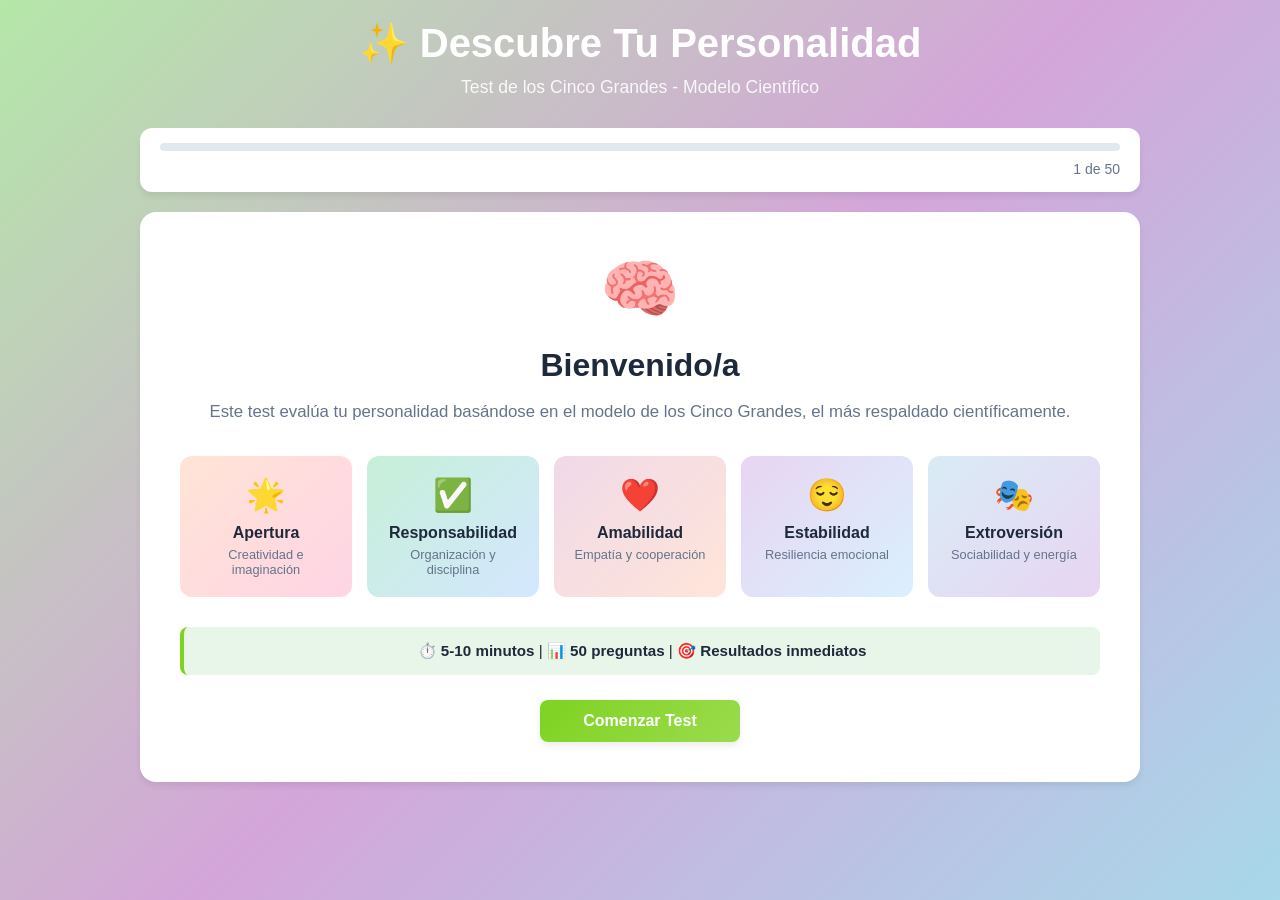
<file: index.html>
<!DOCTYPE html>
<html lang="es">
<head>
    <meta charset="UTF-8">
    <meta name="viewport" content="width=device-width, initial-scale=1.0">
    <title>Test de Personalidad - Los Cinco Grandes</title>
    <link rel="stylesheet" href="styles.css">
</head>
<body>
    <div class="container">
        <!-- Header -->
        <header class="header">
            <h1>✨ Descubre Tu Personalidad</h1>
            <p class="subtitle">Test de los Cinco Grandes - Modelo Científico</p>
        </header>

        <!-- Progress Bar -->
        <div class="progress-container">
            <div class="progress-bar" id="progressBar"></div>
            <p class="progress-text"><span id="currentQuestion">1</span> de <span id="totalQuestions">50</span></p>
        </div>

        <!-- Main Content -->
        <main class="main-content">
            <!-- Start Screen -->
            <section id="startScreen" class="screen active">
                <div class="start-content">
                    <div class="welcome-icon">🧠</div>
                    <h2>Bienvenido/a</h2>
                    <p>Este test evalúa tu personalidad basándose en el modelo de los Cinco Grandes, el más respaldado científicamente.</p>

                    <div class="info-cards">
                        <div class="info-card">
                            <span class="icon">🌟</span>
                            <h3>Apertura</h3>
                            <p>Creatividad e imaginación</p>
                        </div>
                        <div class="info-card">
                            <span class="icon">✅</span>
                            <h3>Responsabilidad</h3>
                            <p>Organización y disciplina</p>
                        </div>
                        <div class="info-card">
                            <span class="icon">❤️</span>
                            <h3>Amabilidad</h3>
                            <p>Empatía y cooperación</p>
                        </div>
                        <div class="info-card">
                            <span class="icon">😌</span>
                            <h3>Estabilidad</h3>
                            <p>Resiliencia emocional</p>
                        </div>
                        <div class="info-card">
                            <span class="icon">🎭</span>
                            <h3>Extroversión</h3>
                            <p>Sociabilidad y energía</p>
                        </div>
                    </div>

                    <div class="start-info">
                        <p>⏱️ <strong>5-10 minutos</strong> | 📊 <strong>50 preguntas</strong> | 🎯 <strong>Resultados inmediatos</strong></p>
                    </div>

                    <button class="btn btn-primary" onclick="startTest()">Comenzar Test</button>
                </div>
            </section>

            <!-- Questions Screen -->
            <section id="questionsScreen" class="screen">
                <div class="question-container">
                    <h2 id="questionText"></h2>
                    <div class="scale-container">
                        <div class="scale-labels">
                            <span>Muy en desacuerdo</span>
                            <span>Muy de acuerdo</span>
                        </div>
                        <div class="scale-buttons" id="scaleButtons"></div>
                    </div>
                </div>
            </section>

            <!-- Results Screen -->
            <section id="resultsScreen" class="screen">
                <div class="results-content">
                    <h2>Tu Perfil de Personalidad</h2>

                    <div class="personality-type" id="personalityType"></div>

                    <div class="radar-container">
                        <canvas id="radarChart"></canvas>
                    </div>

                    <div class="traits-container" id="traitsContainer"></div>

                    <div class="description-container" id="descriptionContainer"></div>

                    <div class="action-buttons">
                        <button class="btn btn-secondary" onclick="downloadResults()">📥 Descargar Resultados</button>
                        <button class="btn btn-primary" onclick="restartTest()">🔄 Hacer Otro Test</button>
                    </div>
                </div>
            </section>
        </main>
    </div>

    <script src="test.js"></script>
</body>
</html>
</file>
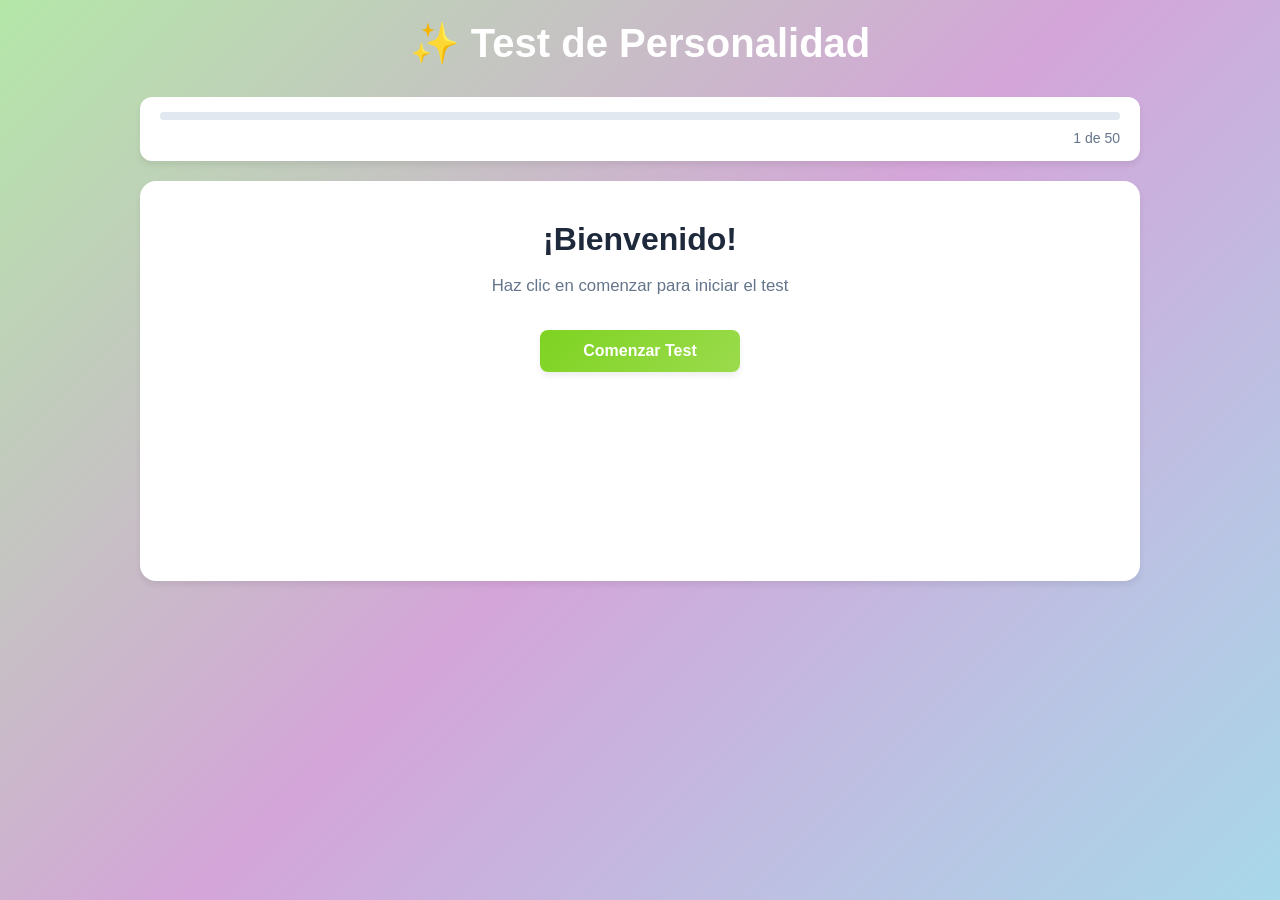
<file: debug.html>
<!DOCTYPE html>
<html lang="es">
<head>
    <meta charset="UTF-8">
    <meta name="viewport" content="width=device-width, initial-scale=1.0">
    <title>Test Rápido</title>
    <link rel="stylesheet" href="styles.css">
</head>
<body>
    <div class="container">
        <header class="header">
            <h1>✨ Test de Personalidad</h1>
        </header>

        <div class="progress-container">
            <div class="progress-bar"></div>
            <p class="progress-text"><span id="currentQuestion">1</span> de <span id="totalQuestions">50</span></p>
        </div>

        <main class="main-content">
            <section id="startScreen" class="screen active">
                <div class="start-content">
                    <h2>¡Bienvenido!</h2>
                    <p>Haz clic en comenzar para iniciar el test</p>
                    <button class="btn btn-primary" onclick="startTest()">Comenzar Test</button>
                </div>
            </section>

            <section id="questionsScreen" class="screen">
                <div class="question-container">
                    <h2 id="questionText"></h2>
                    <div class="scale-container">
                        <div class="scale-labels">
                            <span>Muy en desacuerdo</span>
                            <span>Muy de acuerdo</span>
                        </div>
                        <div class="scale-buttons" id="scaleButtons"></div>
                    </div>
                </div>
            </section>

            <section id="resultsScreen" class="screen">
                <div class="results-content">
                    <h2>Resultados</h2>
                    <div class="personality-type">
                        <h3>Tu Tipo de Personalidad</h3>
                        <div class="type-name" id="personalityName"></div>
                        <div class="type-description" id="personalityDesc"></div>
                    </div>
                    <div class="traits-container" id="traitsContainer"></div>
                    <div class="description-container" id="descriptionContainer"></div>
                    <div class="action-buttons">
                        <button class="btn btn-secondary" onclick="downloadResults()">📥 Descargar</button>
                        <button class="btn btn-primary" onclick="restartTest()">🔄 Reiniciar</button>
                    </div>
                </div>
            </section>
        </main>
    </div>

    <script src="test.js"></script>
    <script>
        // Debug
        console.log("HTML página de prueba cargada");
        console.log("Número de preguntas:", questions ? questions.length : "no definidas");
    </script>
</body>
</html>
</file>
<file: styles.css>
* { margin: 0; padding: 0; box-sizing: border-box; }
:root { --primary: #7ED321; --primary-dark: #6BA81F; --secondary: #FFB6D9; --bg: #f8fafc; --bg-light: #fff; --text: #1e293b; --text-light: #64748b; --border: #e2e8f0; }
body { font-family: -apple-system, BlinkMacSystemFont, 'Segoe UI', Roboto, sans-serif; background: linear-gradient(135deg, #B4E7A8 0%, #D4A5D9 50%, #A8D8EA 100%); min-height: 100vh; padding: 20px; color: var(--text); }
.container { max-width: 1000px; margin: 0 auto; }
.header { text-align: center; color: white; margin-bottom: 30px; }
.header h1 { font-size: 2.5rem; margin-bottom: 10px; font-weight: 700; }
.header .subtitle { font-size: 1.1rem; opacity: 0.9; }
.progress-container { background: var(--bg-light); border-radius: 12px; padding: 15px 20px; margin-bottom: 20px; box-shadow: 0 4px 6px rgba(0,0,0,.07); }
.progress-bar { height: 8px; background: var(--border); border-radius: 10px; overflow: hidden; margin-bottom: 10px; transition: background 0.3s ease; }
.progress-text { font-size: 0.875rem; color: var(--text-light); text-align: right; font-weight: 500; }
.main-content { background: var(--bg-light); border-radius: 16px; padding: 40px; box-shadow: 0 4px 6px rgba(0,0,0,.07); min-height: 400px; }
.screen { display: none; }
.screen.active { display: block; }
.start-content { text-align: center; }
.welcome-icon { font-size: 4rem; margin-bottom: 20px; animation: bounce 2s infinite; }
@keyframes bounce { 0%, 100% { transform: translateY(0); } 50% { transform: translateY(-10px); } }
.start-content h2 { font-size: 2rem; margin-bottom: 15px; }
.start-content > p { font-size: 1.05rem; color: var(--text-light); margin-bottom: 30px; line-height: 1.6; }
.info-cards { display: grid; grid-template-columns: repeat(auto-fit, minmax(150px, 1fr)); gap: 15px; margin-bottom: 30px; }
.info-card { padding: 20px; border-radius: 12px; transition: transform 0.3s; }
.info-card:nth-child(1) { background: linear-gradient(135deg, #FFE4D6, #FFD4E5); }
.info-card:nth-child(2) { background: linear-gradient(135deg, #C6F0D8, #D4E7FF); }
.info-card:nth-child(3) { background: linear-gradient(135deg, #F0D9E8, #FFE5D9); }
.info-card:nth-child(4) { background: linear-gradient(135deg, #E8D5F2, #D9F0FF); }
.info-card:nth-child(5) { background: linear-gradient(135deg, #D9EBF5, #E8D5F2); }
.info-card:hover { transform: translateY(-5px); }
.info-card .icon { font-size: 2rem; display: block; margin-bottom: 10px; }
.info-card h3 { font-size: 1rem; margin-bottom: 5px; }
.info-card p { font-size: 0.8rem; color: var(--text-light); }
.start-info { background: #E8F5E9; border-left: 4px solid #7ED321; padding: 15px 20px; border-radius: 8px; margin-bottom: 25px; font-size: 0.95rem; }
.btn { padding: 12px 30px; border: none; border-radius: 8px; font-size: 1rem; font-weight: 600; cursor: pointer; transition: all 0.3s; box-shadow: 0 4px 6px rgba(0,0,0,.07); }
.btn-primary { background: linear-gradient(135deg, #7ED321, #9BDB4D); color: white; min-width: 200px; }
.btn-primary:hover { transform: translateY(-2px); }
.btn-secondary { background: var(--border); color: var(--text); margin-right: 10px; }
.btn-secondary:hover { background: var(--text-light); color: white; }
.action-buttons { margin-top: 30px; display: flex; justify-content: center; gap: 10px; flex-wrap: wrap; }
#questionText { font-size: 1.4rem; margin-bottom: 30px; color: var(--text); line-height: 1.6; }
.scale-container { margin-top: 30px; }
.scale-labels { display: flex; justify-content: space-between; margin-bottom: 20px; font-size: 0.9rem; color: var(--text-light); font-weight: 500; }
.scale-buttons { display: grid; grid-template-columns: repeat(5, 1fr); gap: 10px; }
.scale-button { padding: 15px; border: 2px solid var(--border); background: white; border-radius: 10px; cursor: pointer; font-weight: 600; font-size: 1.1rem; transition: all 0.2s; }
.scale-button:hover { border-color: #7ED321; transform: translateY(-3px); }
.scale-button:nth-child(1) { color: #ef4444; }
.scale-button:nth-child(2) { color: #f97316; }
.scale-button:nth-child(3) { color: #f59e0b; }
.scale-button:nth-child(4) { color: #84cc16; }
.scale-button:nth-child(5) { color: #10b981; }
.scale-button.selected { border-color: #7ED321; background: linear-gradient(135deg, #7ED321, #9BDB4D); color: white; }
.results-content { animation: fadeIn 0.5s; }
.results-content h2 { font-size: 2rem; text-align: center; margin-bottom: 30px; }
.personality-type { text-align: center; background: linear-gradient(135deg, #7ED321, #FFB6D9); color: white; padding: 30px; border-radius: 14px; margin-bottom: 30px; box-shadow: 0 4px 6px rgba(0,0,0,.07); }
.personality-type h3 { font-size: 1.2rem; margin-bottom: 10px; opacity: 0.9; }
.personality-type .type-name { font-size: 2.2rem; font-weight: 700; margin-bottom: 10px; }
.personality-type .type-description { font-size: 1rem; line-height: 1.6; opacity: 0.95; }
.radar-container { display: flex; justify-content: center; margin-bottom: 40px; }
canvas { max-width: 400px; width: 100%; height: auto; }
.traits-container { display: grid; grid-template-columns: repeat(auto-fit, minmax(200px, 1fr)); gap: 20px; margin-bottom: 30px; }
.trait-card { background: var(--bg); padding: 20px; border-radius: 12px; border-left: 4px solid #7ED321; }
.trait-card:nth-child(1) { border-left-color: #FFB6D9; }
.trait-card:nth-child(2) { border-left-color: #7ED321; }
.trait-card:nth-child(3) { border-left-color: #A8D8EA; }
.trait-card:nth-child(4) { border-left-color: #D4A5D9; }
.trait-card:nth-child(5) { border-left-color: #B4E7A8; }
.trait-card .trait-name { font-weight: 600; font-size: 1.1rem; margin-bottom: 10px; }
.trait-card .trait-score { font-size: 2rem; font-weight: 700; color: #7ED321; margin-bottom: 10px; }
.trait-card .trait-level { font-size: 0.9rem; color: var(--text-light); margin-bottom: 10px; font-weight: 500; }
.trait-bar { height: 8px; background: var(--border); border-radius: 10px; overflow: hidden; margin-top: 15px; }
.description-container { background: #E8F5E9; padding: 25px; border-radius: 12px; border-left: 4px solid #7ED321; margin-bottom: 30px; }
.description-container h4 { color: #7ED321; margin-bottom: 15px; font-size: 1.1rem; }
.description-container p { color: var(--text-light); line-height: 1.7; margin-bottom: 15px; }
@keyframes fadeIn { from { opacity: 0; } to { opacity: 1; } }
@media (max-width: 768px) { .header h1 { font-size: 1.8rem; } .main-content { padding: 25px; } .info-cards { grid-template-columns: repeat(2, 1fr); } .scale-button { padding: 10px; font-size: 0.9rem; } #questionText { font-size: 1.1rem; } .traits-container { grid-template-columns: 1fr; } }
@media (max-width: 480px) { body { padding: 10px; } .header h1 { font-size: 1.5rem; } .main-content { padding: 20px 15px; } .info-cards { grid-template-columns: 1fr; } .scale-button { padding: 8px; font-size: 0.75rem; } canvas { max-width: 300px; } .personality-type .type-name { font-size: 1.8rem; } }
</file>
